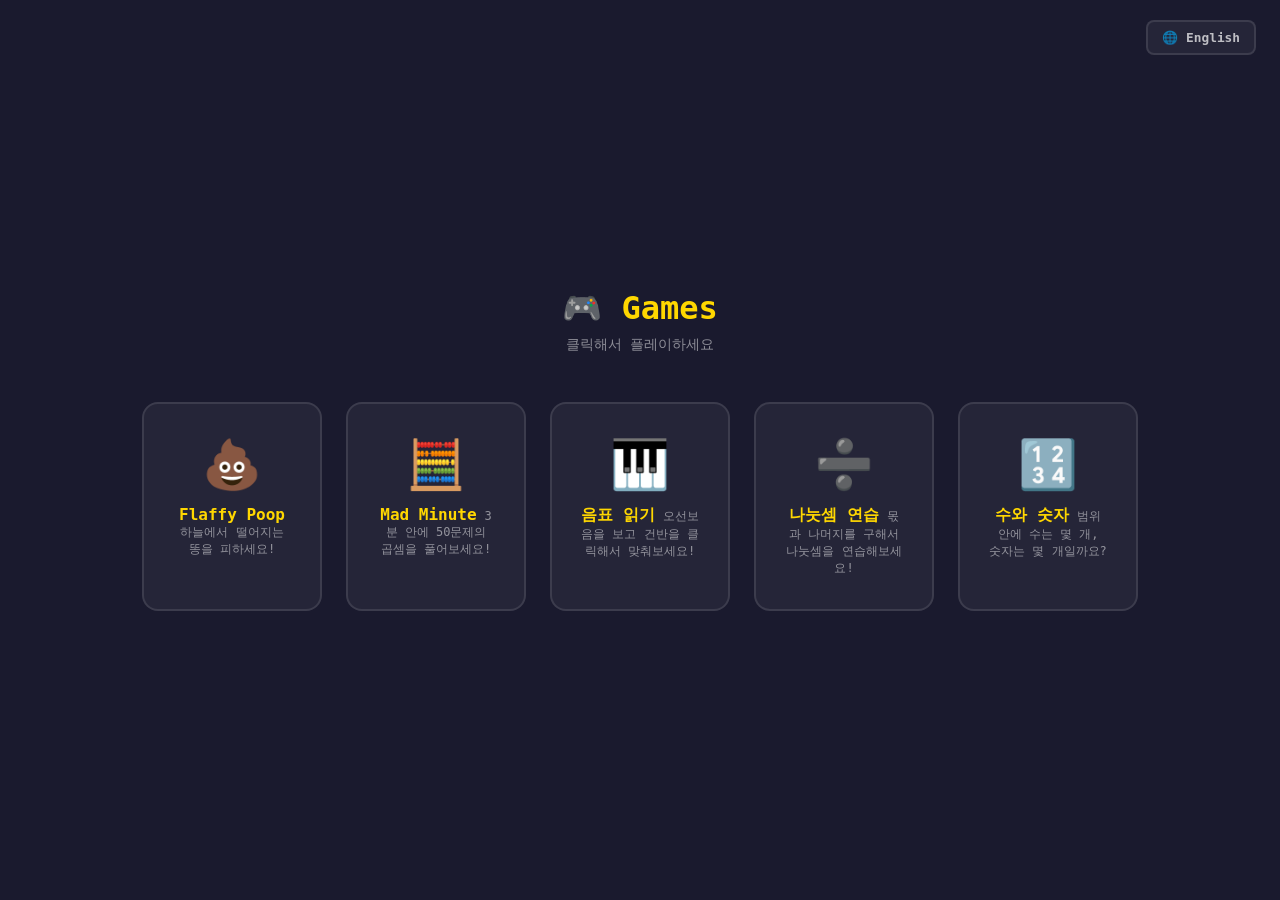
<file: index.html>
<!DOCTYPE html>
<html lang="ko">
<head>
  <meta charset="UTF-8">
  <meta name="viewport" content="width=device-width, initial-scale=1.0">
  <link rel="icon" type="image/svg+xml" href="favicon.svg">
  <title>Games</title>
  <style>
    * { margin: 0; padding: 0; box-sizing: border-box; }
    body {
      background: #1a1a2e;
      color: #fff;
      font-family: monospace;
      min-height: 100vh;
      display: flex;
      flex-direction: column;
      align-items: center;
      justify-content: center;
      padding: 40px 20px;
    }
    h1 { font-size: 2rem; color: #FFD700; margin-bottom: 8px; }
    p  { color: rgba(255,255,255,0.5); margin-bottom: 48px; font-size: 0.9rem; }
    .games { display: flex; flex-wrap: wrap; gap: 24px; justify-content: center; }
    .card {
      background: rgba(255,255,255,0.05);
      border: 2px solid rgba(255,255,255,0.1);
      border-radius: 16px;
      padding: 32px 28px;
      text-align: center;
      text-decoration: none;
      color: #fff;
      width: 180px;
      transition: transform 0.15s, border-color 0.15s;
    }
    .card:hover { transform: translateY(-4px); border-color: #FFD700; }
    .card .icon { font-size: 3rem; display: block; margin-bottom: 12px; }
    .card .name { font-size: 1rem; font-weight: bold; color: #FFD700; }
    .card .desc { font-size: 0.75rem; color: rgba(255,255,255,0.5); margin-top: 6px; }
    .lang-btn {
      position: absolute;
      top: 20px;
      right: 24px;
      padding: 8px 14px;
      font-family: inherit;
      font-size: 0.8rem;
      font-weight: bold;
      color: rgba(255,255,255,0.7);
      background: rgba(255,255,255,0.05);
      border: 2px solid rgba(255,255,255,0.1);
      border-radius: 8px;
      cursor: pointer;
      transition: border-color 0.15s, color 0.15s;
    }
    .lang-btn:hover { border-color: #FFD700; color: #FFD700; }
  </style>
</head>
<body>
  <button id="lang-btn" class="lang-btn" onclick="toggleLang()">🌐 English</button>

  <h1>🎮 Games</h1>
  <p data-i18n="subtitle">클릭해서 플레이하세요</p>
  <div class="games">
    <a class="card" href="flaffy-poop/">
      <span class="icon">💩</span>
      <span class="name" data-i18n="flaffyName">Flaffy Poop</span>
      <span class="desc" data-i18n="flaffyDesc">하늘에서 떨어지는 똥을 피하세요!</span>
    </a>
    <a class="card" href="mad-minute/">
      <span class="icon">🧮</span>
      <span class="name" data-i18n="madName">Mad Minute</span>
      <span class="desc" data-i18n="madDesc">3분 안에 50문제의 곱셈을 풀어보세요!</span>
    </a>
    <a class="card" href="note-reader/">
      <span class="icon">🎹</span>
      <span class="name" data-i18n="noteName">음표 읽기</span>
      <span class="desc" data-i18n="noteDesc">오선보 음을 보고 건반을 클릭해서 맞춰보세요!</span>
    </a>
    <a class="card" href="division-drill/">
      <span class="icon">➗</span>
      <span class="name" data-i18n="divisionName">나눗셈 연습</span>
      <span class="desc" data-i18n="divisionDesc">몫과 나머지를 구해서 나눗셈을 연습해보세요!</span>
    </a>
    <a class="card" href="number-and-digit/">
      <span class="icon">🔢</span>
      <span class="name" data-i18n="numberName">수와 숫자</span>
      <span class="desc" data-i18n="numberDesc">범위 안에 수는 몇 개, 숫자는 몇 개일까요?</span>
    </a>
  </div>

  <script>
    const LANG_KEY = 'siteLang';

    const I18N = {
      ko: {
        subtitle: '클릭해서 플레이하세요',
        flaffyName: 'Flaffy Poop',
        flaffyDesc: '하늘에서 떨어지는 똥을 피하세요!',
        madName: 'Mad Minute',
        madDesc: '3분 안에 50문제의 곱셈을 풀어보세요!',
        noteName: '음표 읽기',
        noteDesc: '오선보 음을 보고 건반을 클릭해서 맞춰보세요!',
        divisionName: '나눗셈 연습',
        divisionDesc: '몫과 나머지를 구해서 나눗셈을 연습해보세요!',
        numberName: '수와 숫자',
        numberDesc: '범위 안에 수는 몇 개, 숫자는 몇 개일까요?',
      },
      en: {
        subtitle: 'Click a game to play',
        flaffyName: 'Flaffy Poop',
        flaffyDesc: 'Dodge the poop falling from the sky!',
        madName: 'Mad Minute',
        madDesc: 'Solve 50 multiplication problems in 3 minutes!',
        noteName: 'Note Reader',
        noteDesc: 'Read the note on the staff and click the right key!',
        divisionName: 'Division Drill',
        divisionDesc: 'Practice division by finding quotients and remainders!',
        numberName: 'Numbers & Digits',
        numberDesc: 'How many numbers, and how many digits, are in the range?',
      },
    };

    let lang = localStorage.getItem(LANG_KEY) === 'en' ? 'en' : 'ko';

    function t(key) {
      return I18N[lang][key] ?? key;
    }

    function toggleLang() {
      lang = lang === 'ko' ? 'en' : 'ko';
      localStorage.setItem(LANG_KEY, lang);
      applyLanguage();
    }

    function applyLanguage() {
      document.documentElement.lang = lang;
      document.querySelectorAll('[data-i18n]').forEach(el => {
        el.textContent = t(el.dataset.i18n);
      });
      document.getElementById('lang-btn').textContent = lang === 'ko' ? '🌐 English' : '🌐 한국어';
    }

    applyLanguage();
  </script>
</body>
</html>
</file>
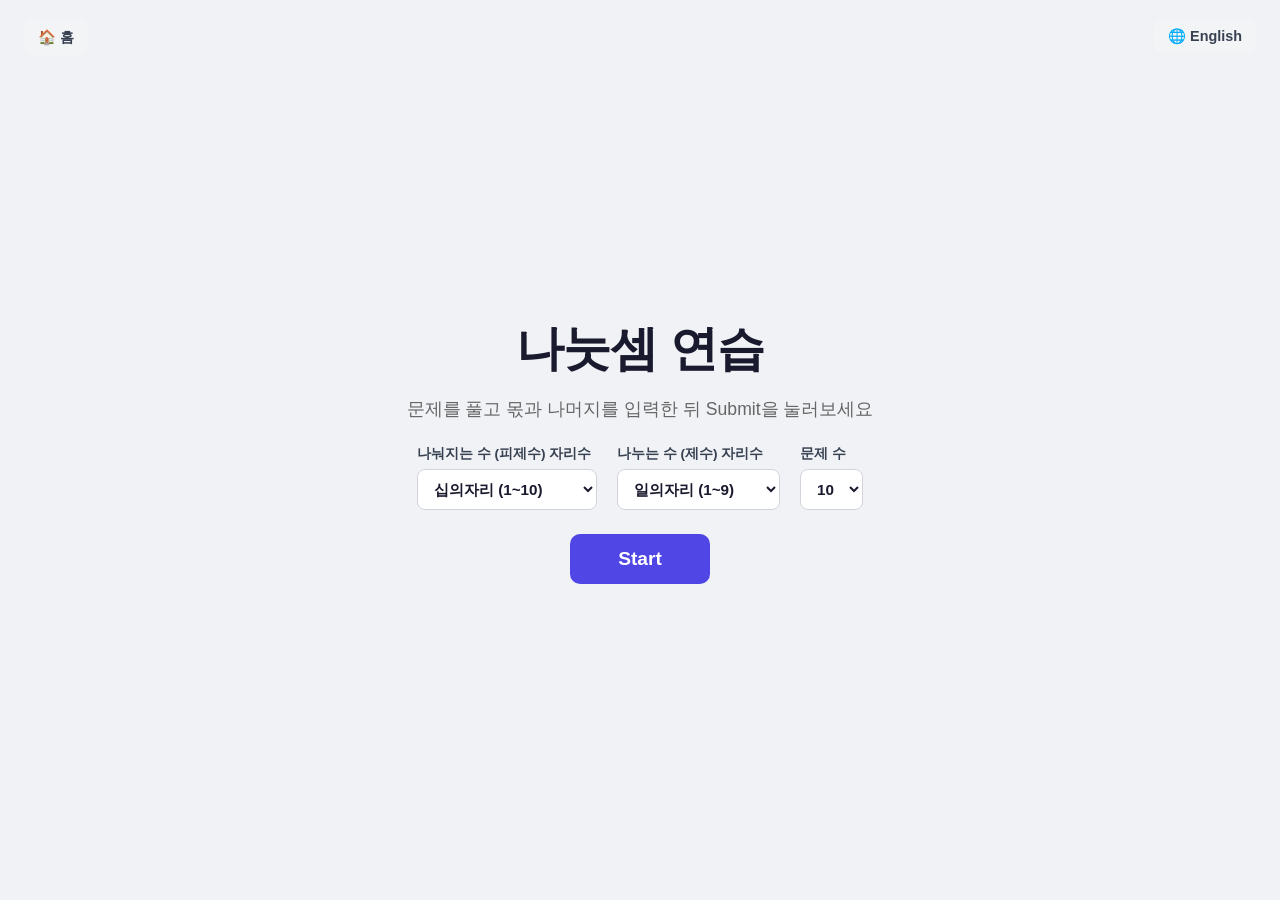
<file: division-drill/index.html>
<!DOCTYPE html>
<html lang="ko">
<head>
  <meta charset="UTF-8">
  <meta name="viewport" content="width=device-width, initial-scale=1.0">
  <link rel="icon" type="image/svg+xml" href="../favicon.svg">
  <title>나눗셈 연습</title>
  <link rel="stylesheet" href="style.css">
</head>
<body>

  <div id="start-screen">
    <a class="home-btn" href="../" data-i18n="home">🏠 홈</a>
    <button id="lang-btn" class="lang-btn" onclick="toggleLang()"></button>
    <h1 data-i18n="title">나눗셈 연습</h1>
    <p data-i18n="subtitle">문제를 풀고 몫과 나머지를 입력한 뒤 Submit을 눌러보세요</p>

    <div class="options">
      <label class="option-group">
        <span data-i18n="dividendLabel">나눠지는 수 (피제수) 자리수</span>
        <select id="dividend-digit">
          <option value="ten" data-i18n="dividendTen" selected>십의자리 (1~10)</option>
          <option value="hundred" data-i18n="dividendHundred">백의자리 (1~100)</option>
          <option value="thousand" data-i18n="dividendThousand">천의자리 (1~1000)</option>
          <option value="tenThousand" data-i18n="dividendTenThousand">만의자리 (1~10000)</option>
        </select>
      </label>

      <label class="option-group">
        <span data-i18n="divisorLabel">나누는 수 (제수) 자리수</span>
        <select id="divisor-digit">
          <option value="one" data-i18n="divisorOne" selected>일의자리 (1~9)</option>
          <option value="ten" data-i18n="divisorTen">십의자리 (1~10)</option>
          <option value="hundred" data-i18n="divisorHundred">백의자리 (1~100)</option>
        </select>
      </label>

      <label class="option-group">
        <span data-i18n="problemCount">문제 수</span>
        <select id="problem-count">
          <option value="5">5</option>
          <option value="10" selected>10</option>
          <option value="20">20</option>
        </select>
      </label>
    </div>

    <button id="start-btn" onclick="startGame()">Start</button>
  </div>

  <div id="game-screen" class="hidden">
    <header id="game-header">
      <div id="elapsed">0:00</div>
      <div id="score" class="hidden">— / —</div>
      <div id="header-actions">
        <a class="home-btn" href="../">🏠</a>
        <button id="lang-btn-game" class="lang-btn" onclick="toggleLang()"></button>
        <button id="submit-btn" onclick="submitAnswers()">Submit</button>
        <button id="reset-btn" class="hidden" onclick="reset()">Reset</button>
      </div>
    </header>

    <main>
      <div id="problem-grid"></div>
      <div id="history-section" class="hidden"></div>
    </main>
  </div>

  <script src="app.js"></script>
</body>
</html>
</file>
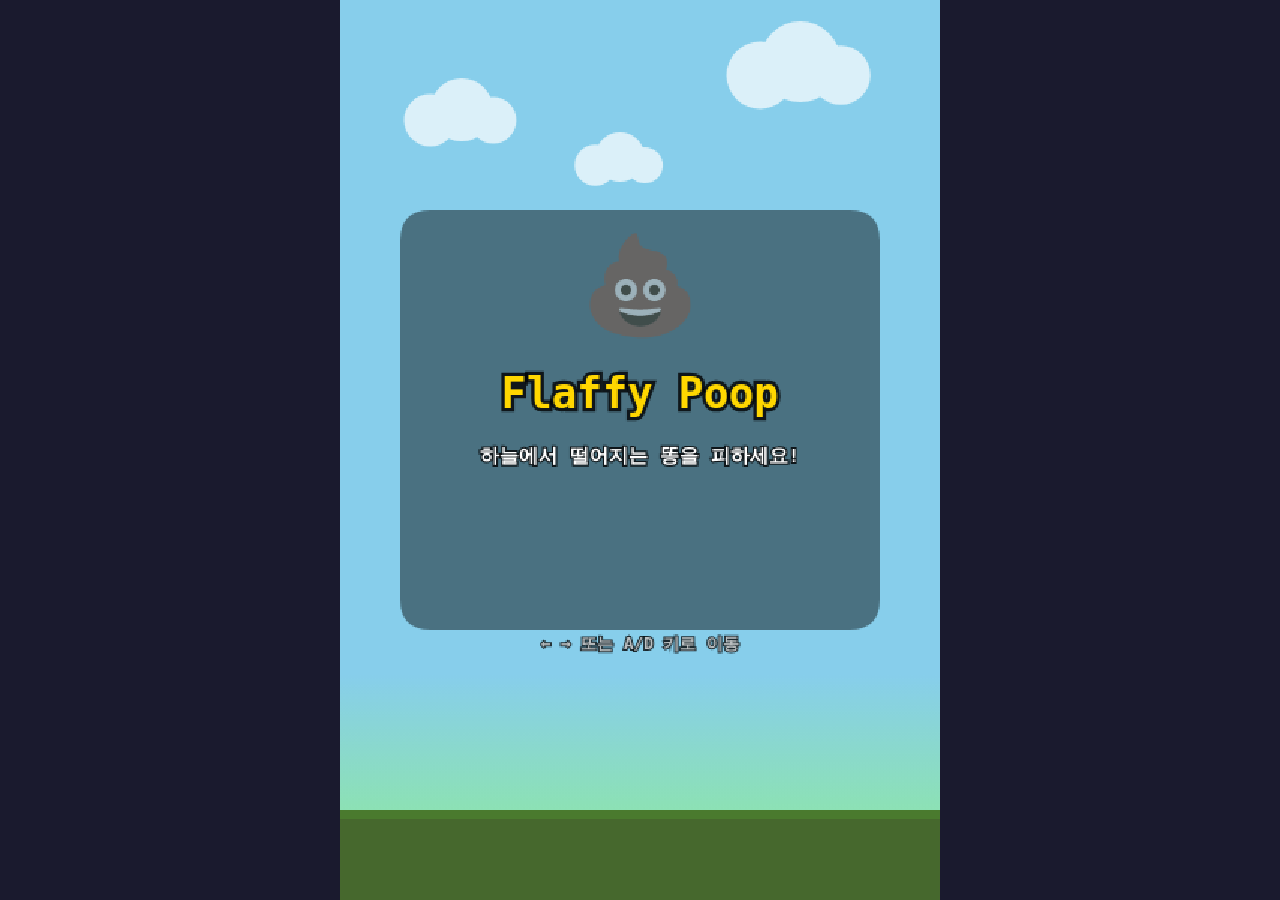
<file: Flaffy Poop/index.html>
<!DOCTYPE html>
<html lang="ko">
<head>
  <meta charset="UTF-8">
  <meta name="viewport" content="width=device-width, initial-scale=1.0, user-scalable=no">
  <meta name="description" content="Flaffy Poop - 하늘에서 떨어지는 똥을 피하세요!">
  <title>Flaffy Poop 💩</title>
  <link rel="stylesheet" href="style.css">
</head>
<body>
<canvas id="game"></canvas>
<script src="game.js"></script>
</body>
</html>
</file>
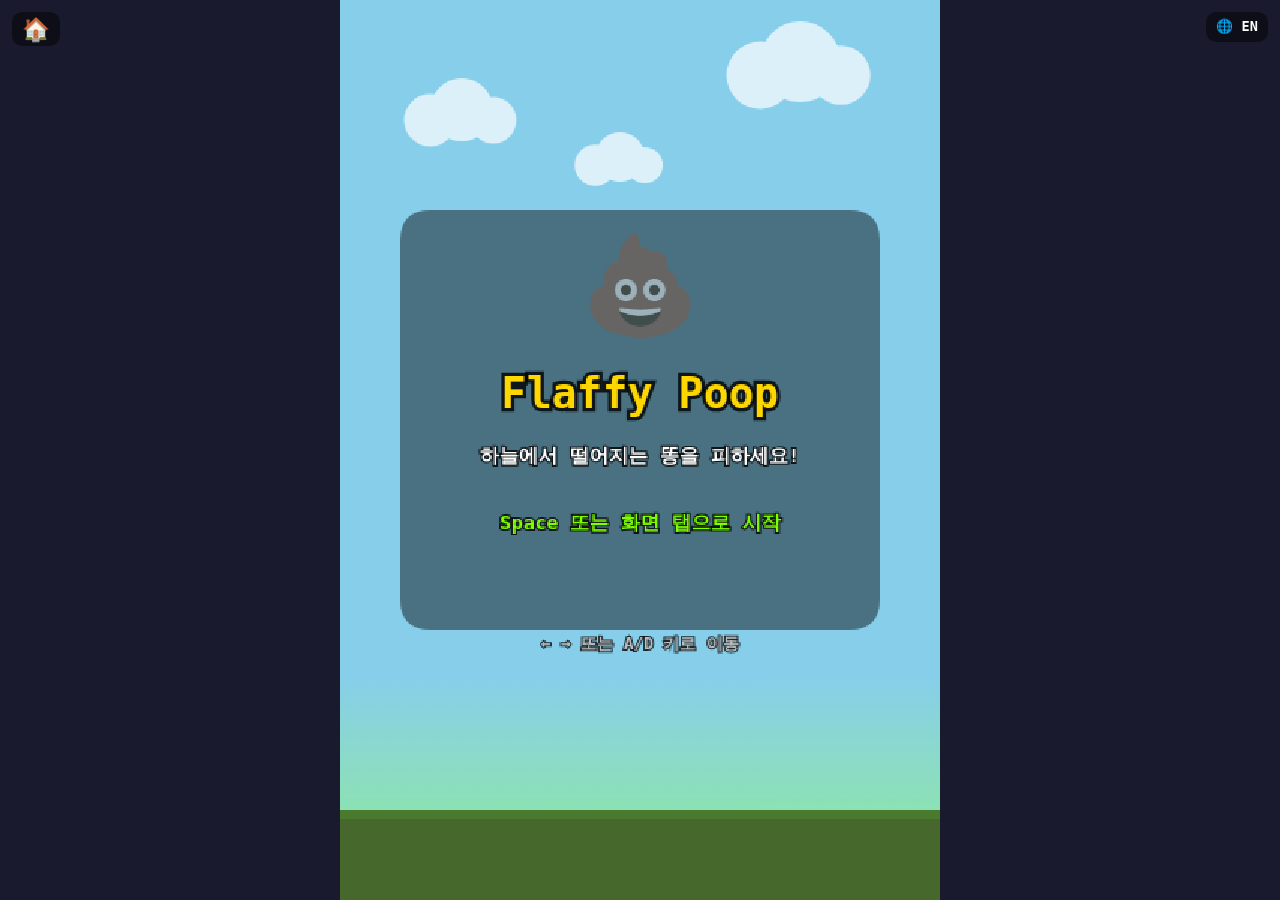
<file: flaffy-poop/index.html>
<!DOCTYPE html>
<html lang="ko">
<head>
  <meta charset="UTF-8">
  <meta name="viewport" content="width=device-width, initial-scale=1.0, user-scalable=no">
  <link rel="icon" type="image/svg+xml" href="../favicon.svg">
  <meta name="description" content="Flaffy Poop - 하늘에서 떨어지는 똥을 피하세요!">
  <title>Flaffy Poop 💩</title>
  <link rel="stylesheet" href="style.css">
</head>
<body>
<canvas id="game"></canvas>
<a class="home-btn" href="../">🏠</a>
<button id="lang-btn" class="lang-btn"></button>
<script src="game.js"></script>
</body>
</html>
</file>
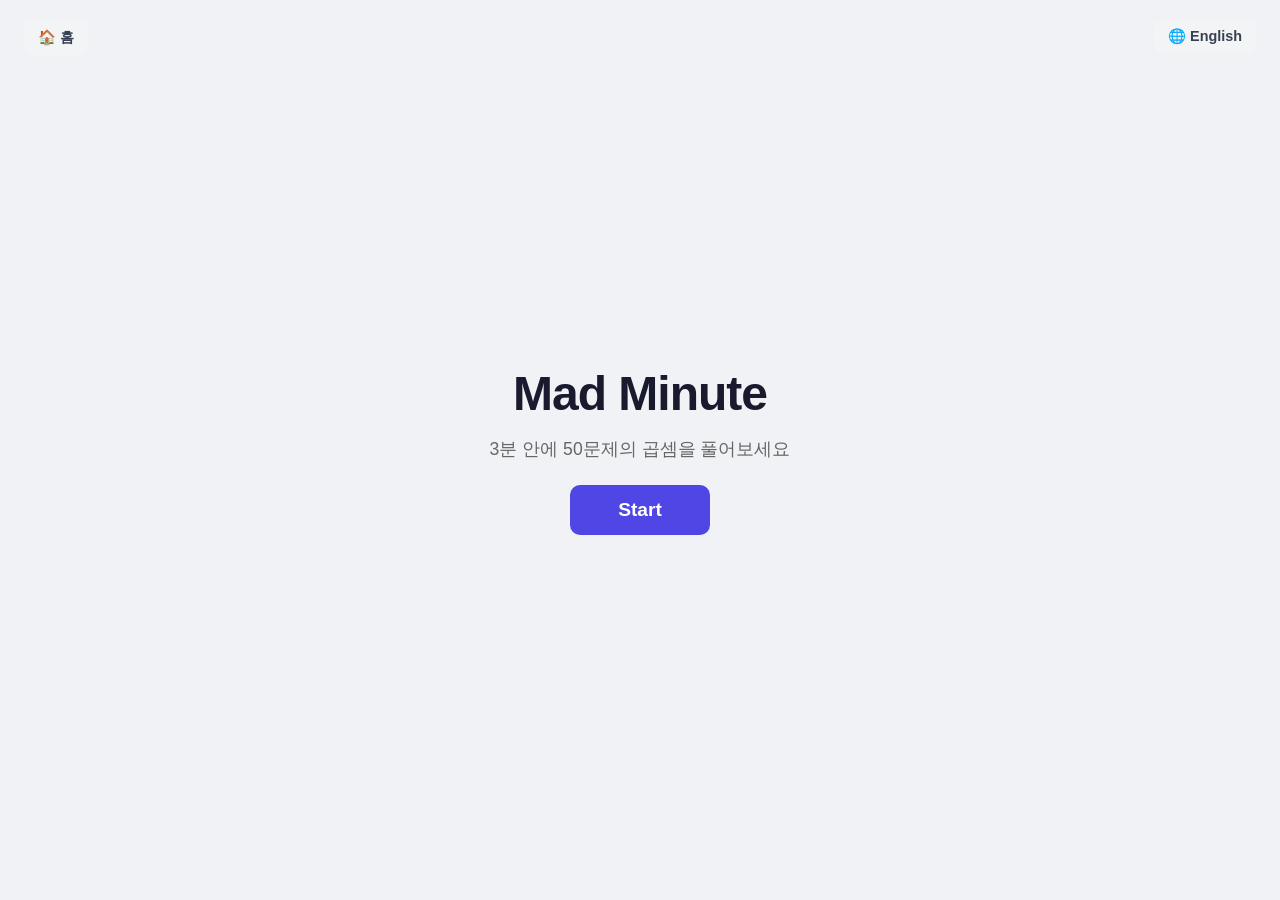
<file: mad-minute/index.html>
<!DOCTYPE html>
<html lang="ko">
<head>
  <meta charset="UTF-8">
  <meta name="viewport" content="width=device-width, initial-scale=1.0">
  <link rel="icon" type="image/svg+xml" href="../favicon.svg">
  <title>Mad Minute</title>
  <link rel="stylesheet" href="style.css">
</head>
<body>

  <div id="start-screen">
    <a class="home-btn" href="../" data-i18n="home">🏠 홈</a>
    <button id="lang-btn" class="lang-btn" onclick="toggleLang()"></button>
    <h1>Mad Minute</h1>
    <p data-i18n="subtitle">3분 안에 50문제의 곱셈을 풀어보세요</p>
    <button id="start-btn" onclick="startGame()">Start</button>
  </div>

  <div id="game-screen" class="hidden">
    <header id="game-header">
      <div id="timer">3:00</div>
      <div id="score" class="hidden">— / 50</div>
      <div id="header-actions">
        <a class="home-btn" href="../">🏠</a>
        <button id="lang-btn-game" class="lang-btn" onclick="toggleLang()"></button>
        <button id="submit-btn" onclick="submitAnswers()">Submit</button>
        <button id="reset-btn" class="hidden" onclick="reset()">Reset</button>
      </div>
    </header>

    <main>
      <div id="problem-grid"></div>
      <div id="history-section" class="hidden"></div>
    </main>
  </div>

  <script src="app.js"></script>
</body>
</html>
</file>
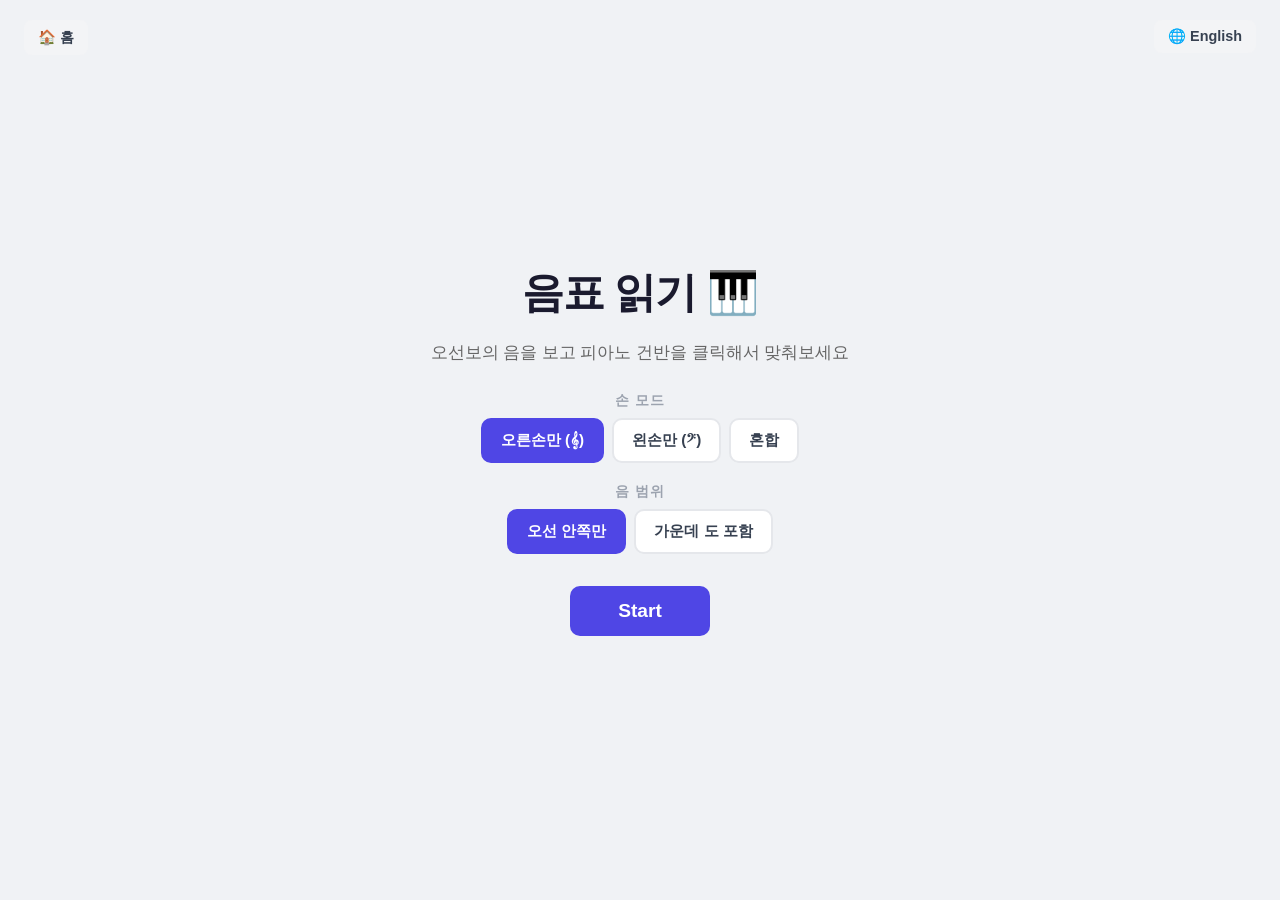
<file: note-reader/index.html>
<!DOCTYPE html>
<html lang="ko">
<head>
  <meta charset="UTF-8">
  <meta name="viewport" content="width=device-width, initial-scale=1.0">
  <link rel="icon" type="image/svg+xml" href="../favicon.svg">
  <meta name="description" content="음표 읽기 - 오선보 음을 보고 피아노 건반을 클릭해서 맞춰보세요!">
  <title>음표 읽기 🎹</title>
  <link rel="stylesheet" href="style.css">
</head>
<body>

  <div id="start-screen">
    <a class="home-btn" href="../" data-i18n="home">🏠 홈</a>
    <button id="lang-btn" class="lang-btn"></button>
    <h1 data-i18n="title">음표 읽기 🎹</h1>
    <p data-i18n="subtitle">오선보의 음을 보고 피아노 건반을 클릭해서 맞춰보세요</p>

    <div class="option-group">
      <div class="option-label" data-i18n="handMode">손 모드</div>
      <div class="option-buttons" id="hand-mode-group">
        <button class="option-btn selected" data-value="right" data-i18n="rightOnly">오른손만 (𝄞)</button>
        <button class="option-btn" data-value="left" data-i18n="leftOnly">왼손만 (𝄢)</button>
        <button class="option-btn" data-value="mixed" data-i18n="mixed">혼합</button>
      </div>
    </div>

    <div class="option-group">
      <div class="option-label" data-i18n="noteRange">음 범위</div>
      <div class="option-buttons" id="range-mode-group">
        <button class="option-btn selected" data-value="staff" data-i18n="staffOnly">오선 안쪽만</button>
        <button class="option-btn" data-value="extended" data-i18n="extended">가운데 도 포함</button>
      </div>
    </div>

    <button id="start-btn">Start</button>

    <div id="best-streak-display" class="hidden"><span data-i18n="bestStreak">최고 연속 정답:</span> <span id="best-streak-value">0</span></div>
  </div>

  <div id="game-screen" class="hidden">
    <header id="game-header">
      <div id="stats">
        <span id="streak-display">🔥 0</span>
        <span id="accuracy-display">0 / 0</span>
      </div>
      <div id="header-actions">
        <a class="home-btn" href="../">🏠</a>
        <button id="lang-btn-game" class="lang-btn"></button>
        <button id="settings-btn" data-i18n="settings">설정</button>
      </div>
    </header>

    <main id="play-area">
      <div id="staff-container"></div>
      <div id="keyboard"></div>
    </main>
  </div>

  <script src="app.js"></script>
</body>
</html>
</file>
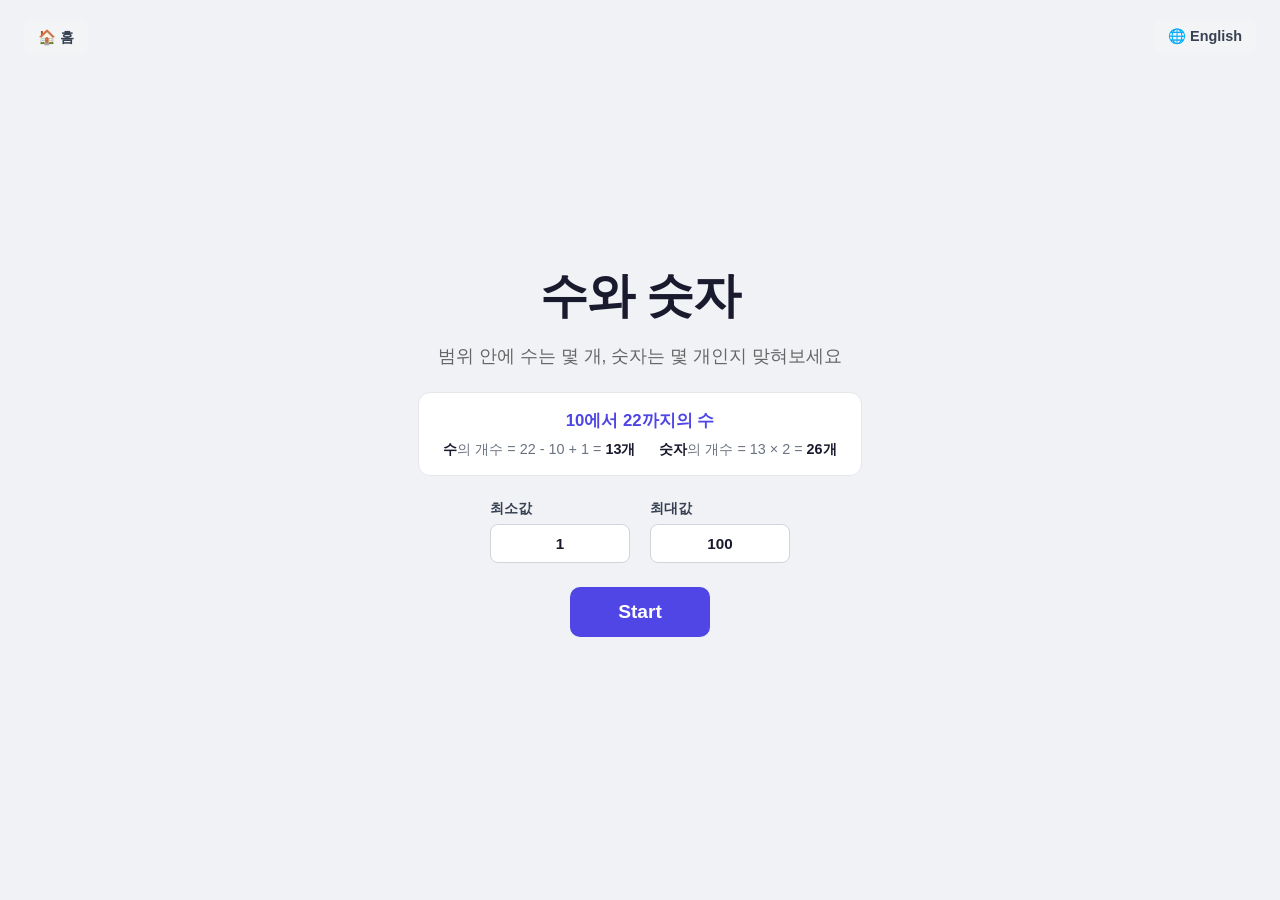
<file: number-and-digit/index.html>
<!DOCTYPE html>
<html lang="ko">
<head>
  <meta charset="UTF-8">
  <meta name="viewport" content="width=device-width, initial-scale=1.0">
  <link rel="icon" type="image/svg+xml" href="../favicon.svg">
  <title>수와 숫자</title>
  <link rel="stylesheet" href="style.css">
</head>
<body>

  <div id="start-screen">
    <a class="home-btn" href="../" data-i18n="home">🏠 홈</a>
    <button id="lang-btn" class="lang-btn" onclick="toggleLang()"></button>
    <h1 data-i18n="title">수와 숫자</h1>
    <p data-i18n="subtitle">범위 안에 수는 몇 개, 숫자는 몇 개인지 맞혀보세요</p>

    <div class="explain-box">
      <div class="explain-row"><span class="explain-q" data-i18n="explainQuestion">10에서 22까지의 수</span></div>
      <div class="explain-row">
        <span class="explain-item" data-i18n-html="explainNumbers"><b>수</b>의 개수 = 22 - 10 + 1 = <b>13개</b></span>
        <span class="explain-item" data-i18n-html="explainDigits"><b>숫자</b>의 개수 = 13 × 2 = <b>26개</b></span>
      </div>
    </div>

    <div class="options">
      <label class="option-group">
        <span data-i18n="minLabel">최소값</span>
        <input type="number" id="range-min" value="1" min="1" max="9999" inputmode="numeric" autocomplete="off">
      </label>

      <label class="option-group">
        <span data-i18n="maxLabel">최대값</span>
        <input type="number" id="range-max" value="100" min="1" max="9999" inputmode="numeric" autocomplete="off">
      </label>
    </div>

    <div id="range-error" class="hidden"></div>

    <button id="start-btn" onclick="startGame()">Start</button>
  </div>

  <div id="game-screen" class="hidden">
    <header id="game-header">
      <div id="elapsed">0:00</div>
      <div id="range-label"></div>
      <div id="score" class="hidden">— / —</div>
      <div id="header-actions">
        <a class="home-btn" href="../">🏠</a>
        <button id="lang-btn-game" class="lang-btn" onclick="toggleLang()"></button>
        <button id="submit-btn" onclick="submitAnswers()">Submit</button>
        <button id="reset-btn" class="hidden" onclick="reset()">Reset</button>
      </div>
    </header>

    <main>
      <div id="problem-grid"></div>
      <div id="history-section" class="hidden"></div>
    </main>
  </div>

  <script src="app.js"></script>
</body>
</html>
</file>
<file: division-drill/style.css>
* {
  box-sizing: border-box;
  margin: 0;
  padding: 0;
}

body {
  font-family: 'Segoe UI', Tahoma, Geneva, Verdana, sans-serif;
  background: #f0f2f5;
  min-height: 100vh;
  color: #1a1a2e;
}

.hidden {
  display: none !important;
}

/* ── START SCREEN ── */

#start-screen {
  position: relative;
  display: flex;
  flex-direction: column;
  align-items: center;
  justify-content: center;
  min-height: 100vh;
  gap: 16px;
  padding: 40px 20px;
}

#start-screen h1 {
  font-size: 3rem;
  font-weight: 800;
  letter-spacing: -1px;
  color: #1a1a2e;
}

#start-screen p {
  font-size: 1.1rem;
  color: #666;
  margin-bottom: 8px;
}

.options {
  display: flex;
  flex-wrap: wrap;
  gap: 20px;
  justify-content: center;
  margin-bottom: 8px;
}

.option-group {
  display: flex;
  flex-direction: column;
  gap: 6px;
  font-size: 0.85rem;
  font-weight: 700;
  color: #374151;
}

.option-group select {
  padding: 10px 12px;
  font-size: 0.95rem;
  font-weight: 600;
  color: #1a1a2e;
  background: #fff;
  border: 1.5px solid #d1d5db;
  border-radius: 8px;
  outline: none;
  cursor: pointer;
}

.option-group select:focus {
  border-color: #4f46e5;
}

#start-btn {
  padding: 14px 48px;
  font-size: 1.2rem;
  font-weight: 700;
  background: #4f46e5;
  color: #fff;
  border: none;
  border-radius: 10px;
  cursor: pointer;
  transition: background 0.15s, transform 0.1s;
}

#start-btn:hover {
  background: #4338ca;
  transform: translateY(-1px);
}

#start-btn:active {
  transform: translateY(0);
}

/* ── GAME SCREEN ── */

#game-screen {
  display: flex;
  flex-direction: column;
  min-height: 100vh;
}

/* ── HEADER ── */

#game-header {
  position: sticky;
  top: 0;
  z-index: 10;
  display: flex;
  align-items: center;
  justify-content: space-between;
  padding: 14px 32px;
  background: #fff;
  border-bottom: 1px solid #e5e7eb;
  box-shadow: 0 1px 4px rgba(0, 0, 0, 0.06);
}

#elapsed {
  font-size: 2rem;
  font-weight: 800;
  font-variant-numeric: tabular-nums;
  color: #1a1a2e;
  min-width: 90px;
}

#score {
  font-size: 1.5rem;
  font-weight: 700;
  color: #4f46e5;
}

#header-actions {
  display: flex;
  gap: 10px;
}

.home-btn {
  padding: 10px 16px;
  font-size: 0.95rem;
  font-weight: 700;
  background: #f3f4f6;
  color: #374151;
  border: none;
  border-radius: 8px;
  cursor: pointer;
  text-decoration: none;
  transition: background 0.15s, transform 0.1s;
  display: inline-flex;
  align-items: center;
  gap: 6px;
}

.home-btn:hover {
  background: #e5e7eb;
  transform: translateY(-1px);
}

#start-screen .home-btn {
  position: absolute;
  top: 20px;
  left: 24px;
  font-size: 0.9rem;
  padding: 8px 14px;
}

#submit-btn,
#reset-btn {
  padding: 10px 28px;
  font-size: 1rem;
  font-weight: 700;
  border: none;
  border-radius: 8px;
  cursor: pointer;
  transition: background 0.15s, transform 0.1s;
}

#submit-btn {
  background: #4f46e5;
  color: #fff;
}

#submit-btn:hover {
  background: #4338ca;
  transform: translateY(-1px);
}

#reset-btn {
  background: #e5e7eb;
  color: #374151;
}

#reset-btn:hover {
  background: #d1d5db;
  transform: translateY(-1px);
}

/* ── PROBLEM GRID ── */

main {
  flex: 1;
  padding: 24px 32px 48px;
}

#problem-grid {
  display: grid;
  grid-template-columns: repeat(auto-fit, minmax(200px, 1fr));
  gap: 14px;
}

.problem-card {
  background: #fff;
  border: 2px solid #e5e7eb;
  border-radius: 12px;
  padding: 16px 14px;
  display: flex;
  flex-direction: column;
  align-items: center;
  gap: 10px;
  transition: border-color 0.2s, background 0.2s;
}

.problem-card.correct {
  background: #f0fdf4;
  border-color: #22c55e;
}

.problem-card.wrong {
  background: #fef2f2;
  border-color: #ef4444;
}

.problem-num {
  align-self: flex-start;
  font-size: 0.8rem;
  color: #9ca3af;
  font-weight: 700;
}

/* ── LONG DIVISION BRACKET ── */

.long-division {
  display: flex;
  align-items: flex-end;
  gap: 6px;
}

.long-division .divisor {
  font-size: 1.4rem;
  font-weight: 800;
  color: #1a1a2e;
  padding-bottom: 4px;
}

.long-division .bracket {
  border-left: 3px solid #1a1a2e;
  border-top: 3px solid #1a1a2e;
  border-top-left-radius: 14px;
  padding: 2px 12px 0 10px;
}

.long-division .dividend {
  font-size: 1.4rem;
  font-weight: 800;
  color: #1a1a2e;
}

.problem-card.correct .divisor,
.problem-card.correct .dividend,
.problem-card.correct .bracket {
  color: #15803d;
  border-color: #22c55e;
}

.problem-card.wrong .divisor,
.problem-card.wrong .dividend,
.problem-card.wrong .bracket {
  color: #b91c1c;
  border-color: #ef4444;
}

/* ── ANSWER INPUTS ── */

.answer-row {
  display: flex;
  gap: 10px;
}

.answer-field {
  display: flex;
  align-items: center;
  gap: 4px;
  font-size: 0.75rem;
  font-weight: 700;
  color: #6b7280;
}

.answer-input {
  width: 48px;
  padding: 4px 6px;
  font-size: 0.9rem;
  font-weight: 700;
  text-align: center;
  border: 1.5px solid #d1d5db;
  border-radius: 6px;
  outline: none;
  color: #1a1a2e;
  background: #f9fafb;
  transition: border-color 0.15s;
  -moz-appearance: textfield;
}

.answer-input::-webkit-outer-spin-button,
.answer-input::-webkit-inner-spin-button {
  -webkit-appearance: none;
}

.answer-input:focus {
  border-color: #4f46e5;
  background: #fff;
}

.answer-input:disabled {
  background: transparent;
  border-color: transparent;
  cursor: default;
  color: inherit;
}

.problem-card.correct .answer-input {
  color: #15803d;
}

.problem-card.wrong .answer-input {
  color: #b91c1c;
}

.correct-answer {
  font-size: 0.78rem;
  font-weight: 700;
  color: #b91c1c;
}

/* ── HISTORY ── */

#history-section {
  margin-top: 48px;
  padding-bottom: 48px;
}

.history-title {
  font-size: 0.85rem;
  font-weight: 700;
  text-transform: uppercase;
  letter-spacing: 0.08em;
  color: #9ca3af;
  margin-bottom: 12px;
}

.history-table {
  width: 100%;
  border-collapse: collapse;
  font-size: 0.95rem;
}

.history-table thead th {
  text-align: left;
  padding: 6px 12px;
  font-size: 0.8rem;
  font-weight: 600;
  color: #9ca3af;
  border-bottom: 1px solid #e5e7eb;
}

.history-table tbody tr {
  border-bottom: 1px solid #f3f4f6;
  transition: background 0.1s;
}

.history-table tbody tr:hover {
  background: #f9fafb;
}

.history-table td {
  padding: 10px 12px;
  color: #374151;
}

.history-star {
  width: 28px;
  color: #f59e0b;
  font-size: 1rem;
}

.history-score {
  font-weight: 700;
  font-variant-numeric: tabular-nums;
}

.history-time {
  color: #6b7280;
  font-variant-numeric: tabular-nums;
}

.history-table tr.history-best td {
  color: #92400e;
  background: #fffbeb;
}

.history-table tr.history-best:hover td {
  background: #fef3c7;
}

.history-table tr.history-current td {
  font-weight: 700;
}

.history-table tr.history-best.history-current td {
  background: #fef3c7;
}

/* ── LANGUAGE TOGGLE ── */

.lang-btn {
  padding: 10px 16px;
  font-family: inherit;
  font-size: 0.95rem;
  font-weight: 700;
  background: #f3f4f6;
  color: #374151;
  border: none;
  border-radius: 8px;
  cursor: pointer;
  transition: background 0.15s, transform 0.1s;
}

.lang-btn:hover {
  background: #e5e7eb;
  transform: translateY(-1px);
}

#start-screen .lang-btn {
  position: absolute;
  top: 20px;
  right: 24px;
  font-size: 0.9rem;
  padding: 8px 14px;
}
</file>
<file: Flaffy Poop/style.css>
* { margin: 0; padding: 0; box-sizing: border-box; }
body {
  background: #1a1a2e;
  display: flex;
  flex-direction: column;
  align-items: center;
  justify-content: center;
  min-height: 100vh;
  font-family: monospace;
  overflow: hidden;
  touch-action: none;
}
canvas {
  display: block;
  max-width: 100vw;
  max-height: 100vh;
  image-rendering: pixelated;
}
</file>
<file: flaffy-poop/style.css>
* { margin: 0; padding: 0; box-sizing: border-box; }
body {
  background: #1a1a2e;
  display: flex;
  flex-direction: column;
  align-items: center;
  justify-content: center;
  min-height: 100vh;
  font-family: monospace;
  overflow: hidden;
  touch-action: none;
}
canvas {
  display: block;
  max-width: 100vw;
  max-height: 100vh;
  image-rendering: pixelated;
}
.home-btn {
  position: fixed;
  top: 12px;
  left: 12px;
  font-size: 1.4rem;
  background: rgba(0, 0, 0, 0.45);
  border-radius: 10px;
  padding: 6px 10px;
  text-decoration: none;
  line-height: 1;
  transition: background 0.15s;
  z-index: 100;
}
.home-btn:hover { background: rgba(0, 0, 0, 0.7); }

.lang-btn {
  position: fixed;
  top: 12px;
  right: 12px;
  font-family: inherit;
  font-size: 0.85rem;
  font-weight: bold;
  color: #fff;
  background: rgba(0, 0, 0, 0.45);
  border: none;
  border-radius: 10px;
  padding: 8px 10px;
  line-height: 1;
  cursor: pointer;
  transition: background 0.15s;
  z-index: 100;
}
.lang-btn:hover { background: rgba(0, 0, 0, 0.7); }
</file>
<file: mad-minute/style.css>
* {
  box-sizing: border-box;
  margin: 0;
  padding: 0;
}

body {
  font-family: 'Segoe UI', Tahoma, Geneva, Verdana, sans-serif;
  background: #f0f2f5;
  min-height: 100vh;
  color: #1a1a2e;
}

.hidden {
  display: none !important;
}

/* ── START SCREEN ── */

#start-screen {
  position: relative;
  display: flex;
  flex-direction: column;
  align-items: center;
  justify-content: center;
  min-height: 100vh;
  gap: 16px;
}

#start-screen h1 {
  font-size: 3rem;
  font-weight: 800;
  letter-spacing: -1px;
  color: #1a1a2e;
}

#start-screen p {
  font-size: 1.1rem;
  color: #666;
  margin-bottom: 8px;
}

#start-btn {
  padding: 14px 48px;
  font-size: 1.2rem;
  font-weight: 700;
  background: #4f46e5;
  color: #fff;
  border: none;
  border-radius: 10px;
  cursor: pointer;
  transition: background 0.15s, transform 0.1s;
}

#start-btn:hover {
  background: #4338ca;
  transform: translateY(-1px);
}

#start-btn:active {
  transform: translateY(0);
}

/* ── GAME SCREEN ── */

#game-screen {
  display: flex;
  flex-direction: column;
  min-height: 100vh;
}

/* ── HEADER ── */

#game-header {
  position: sticky;
  top: 0;
  z-index: 10;
  display: flex;
  align-items: center;
  justify-content: space-between;
  padding: 14px 32px;
  background: #fff;
  border-bottom: 1px solid #e5e7eb;
  box-shadow: 0 1px 4px rgba(0, 0, 0, 0.06);
}

#timer {
  font-size: 2rem;
  font-weight: 800;
  font-variant-numeric: tabular-nums;
  color: #1a1a2e;
  min-width: 90px;
  transition: color 0.3s;
}

#timer.warning {
  color: #dc2626;
}

#score {
  font-size: 1.5rem;
  font-weight: 700;
  color: #4f46e5;
}

#header-actions {
  display: flex;
  gap: 10px;
}

.home-btn {
  padding: 10px 16px;
  font-size: 0.95rem;
  font-weight: 700;
  background: #f3f4f6;
  color: #374151;
  border: none;
  border-radius: 8px;
  cursor: pointer;
  text-decoration: none;
  transition: background 0.15s, transform 0.1s;
  display: inline-flex;
  align-items: center;
  gap: 6px;
}

.home-btn:hover {
  background: #e5e7eb;
  transform: translateY(-1px);
}

#start-screen .home-btn {
  position: absolute;
  top: 20px;
  left: 24px;
  font-size: 0.9rem;
  padding: 8px 14px;
}

#submit-btn,
#reset-btn {
  padding: 10px 28px;
  font-size: 1rem;
  font-weight: 700;
  border: none;
  border-radius: 8px;
  cursor: pointer;
  transition: background 0.15s, transform 0.1s;
}

#submit-btn {
  background: #4f46e5;
  color: #fff;
}

#submit-btn:hover {
  background: #4338ca;
  transform: translateY(-1px);
}

#reset-btn {
  background: #e5e7eb;
  color: #374151;
}

#reset-btn:hover {
  background: #d1d5db;
  transform: translateY(-1px);
}

/* ── PROBLEM GRID ── */

main {
  flex: 1;
  padding: 24px 32px 48px;
}

#problem-grid {
  display: grid;
  grid-template-columns: repeat(5, 1fr);
  gap: 10px;
}

.problem-card {
  background: #fff;
  border: 2px solid #e5e7eb;
  border-radius: 10px;
  padding: 12px 10px;
  display: flex;
  align-items: center;
  gap: 6px;
  transition: border-color 0.2s, background 0.2s;
}

.problem-card.correct {
  background: #f0fdf4;
  border-color: #22c55e;
}

.problem-card.wrong {
  background: #fef2f2;
  border-color: #ef4444;
}

.problem-num {
  font-size: 0.85rem;
  color: #9ca3af;
  font-weight: 600;
  min-width: 18px;
}

.problem-text {
  font-size: 0.9rem;
  font-weight: 600;
  white-space: nowrap;
  flex: 1;
  color: #1a1a2e;
}

.answer-input {
  width: 56px;
  padding: 4px 6px;
  font-size: 0.9rem;
  font-weight: 700;
  text-align: center;
  border: 1.5px solid #d1d5db;
  border-radius: 6px;
  outline: none;
  color: #1a1a2e;
  background: #f9fafb;
  transition: border-color 0.15s;
  -moz-appearance: textfield;
}

.answer-input::-webkit-outer-spin-button,
.answer-input::-webkit-inner-spin-button {
  -webkit-appearance: none;
}

.answer-input:focus {
  border-color: #4f46e5;
  background: #fff;
}

.answer-input:disabled {
  background: transparent;
  border-color: transparent;
  cursor: default;
  color: inherit;
}

.problem-card.correct .answer-input {
  color: #15803d;
}

.problem-card.wrong .answer-input {
  color: #b91c1c;
}

/* ── HISTORY ── */

#history-section {
  margin-top: 48px;
  padding-bottom: 48px;
}

.history-title {
  font-size: 0.85rem;
  font-weight: 700;
  text-transform: uppercase;
  letter-spacing: 0.08em;
  color: #9ca3af;
  margin-bottom: 12px;
}

.history-table {
  width: 100%;
  border-collapse: collapse;
  font-size: 0.95rem;
}

.history-table thead th {
  text-align: left;
  padding: 6px 12px;
  font-size: 0.8rem;
  font-weight: 600;
  color: #9ca3af;
  border-bottom: 1px solid #e5e7eb;
}

.history-table tbody tr {
  border-bottom: 1px solid #f3f4f6;
  transition: background 0.1s;
}

.history-table tbody tr:hover {
  background: #f9fafb;
}

.history-table td {
  padding: 10px 12px;
  color: #374151;
}

.history-star {
  width: 28px;
  color: #f59e0b;
  font-size: 1rem;
}

.history-score {
  font-weight: 700;
  font-variant-numeric: tabular-nums;
}

.history-time {
  color: #6b7280;
  font-variant-numeric: tabular-nums;
}

.history-table tr.history-best td {
  color: #92400e;
  background: #fffbeb;
}

.history-table tr.history-best:hover td {
  background: #fef3c7;
}

.history-table tr.history-current td {
  font-weight: 700;
}

.history-table tr.history-best.history-current td {
  background: #fef3c7;
}

/* ── LANGUAGE TOGGLE ── */

.lang-btn {
  padding: 10px 16px;
  font-family: inherit;
  font-size: 0.95rem;
  font-weight: 700;
  background: #f3f4f6;
  color: #374151;
  border: none;
  border-radius: 8px;
  cursor: pointer;
  transition: background 0.15s, transform 0.1s;
}

.lang-btn:hover {
  background: #e5e7eb;
  transform: translateY(-1px);
}

#start-screen .lang-btn {
  position: absolute;
  top: 20px;
  right: 24px;
  font-size: 0.9rem;
  padding: 8px 14px;
}
</file>
<file: note-reader/style.css>
* {
  box-sizing: border-box;
  margin: 0;
  padding: 0;
}

body {
  font-family: 'Segoe UI', Tahoma, Geneva, Verdana, sans-serif;
  background: #f0f2f5;
  min-height: 100vh;
  color: #1a1a2e;
}

.hidden {
  display: none !important;
}

/* ── SHARED ── */

.home-btn {
  padding: 10px 16px;
  font-size: 0.95rem;
  font-weight: 700;
  background: #f3f4f6;
  color: #374151;
  border: none;
  border-radius: 8px;
  cursor: pointer;
  text-decoration: none;
  transition: background 0.15s, transform 0.1s;
  display: inline-flex;
  align-items: center;
  gap: 6px;
}

.home-btn:hover {
  background: #e5e7eb;
  transform: translateY(-1px);
}

/* ── START SCREEN ── */

#start-screen {
  position: relative;
  display: flex;
  flex-direction: column;
  align-items: center;
  justify-content: center;
  min-height: 100vh;
  gap: 20px;
  padding: 40px 20px;
}

#start-screen .home-btn {
  position: absolute;
  top: 20px;
  left: 24px;
  font-size: 0.9rem;
  padding: 8px 14px;
}

#start-screen h1 {
  font-size: 2.6rem;
  font-weight: 800;
  letter-spacing: -1px;
}

#start-screen p {
  font-size: 1.05rem;
  color: #666;
  margin-bottom: 8px;
  text-align: center;
}

.option-group {
  display: flex;
  flex-direction: column;
  align-items: center;
  gap: 8px;
}

.option-label {
  font-size: 0.85rem;
  font-weight: 700;
  text-transform: uppercase;
  letter-spacing: 0.06em;
  color: #9ca3af;
}

.option-buttons {
  display: flex;
  gap: 8px;
}

.option-btn {
  padding: 10px 18px;
  font-size: 0.95rem;
  font-weight: 600;
  background: #fff;
  color: #374151;
  border: 2px solid #e5e7eb;
  border-radius: 10px;
  cursor: pointer;
  transition: border-color 0.15s, background 0.15s, color 0.15s;
}

.option-btn:hover {
  border-color: #c7d2fe;
}

.option-btn.selected {
  background: #4f46e5;
  border-color: #4f46e5;
  color: #fff;
}

#start-btn {
  margin-top: 12px;
  padding: 14px 48px;
  font-size: 1.2rem;
  font-weight: 700;
  background: #4f46e5;
  color: #fff;
  border: none;
  border-radius: 10px;
  cursor: pointer;
  transition: background 0.15s, transform 0.1s;
}

#start-btn:hover {
  background: #4338ca;
  transform: translateY(-1px);
}

#best-streak-display {
  font-size: 0.95rem;
  font-weight: 600;
  color: #b45309;
}

/* ── GAME SCREEN ── */

#game-screen {
  display: flex;
  flex-direction: column;
  min-height: 100vh;
}

#game-header {
  position: sticky;
  top: 0;
  z-index: 10;
  display: flex;
  align-items: center;
  justify-content: space-between;
  padding: 14px 32px;
  background: #fff;
  border-bottom: 1px solid #e5e7eb;
  box-shadow: 0 1px 4px rgba(0, 0, 0, 0.06);
}

#stats {
  display: flex;
  align-items: center;
  gap: 20px;
}

#streak-display {
  font-size: 1.4rem;
  font-weight: 800;
  color: #ea580c;
}

#accuracy-display {
  font-size: 1.1rem;
  font-weight: 600;
  color: #4f46e5;
  font-variant-numeric: tabular-nums;
}

#header-actions {
  display: flex;
  gap: 10px;
}

#settings-btn {
  padding: 10px 16px;
  font-size: 0.95rem;
  font-weight: 700;
  background: #f3f4f6;
  color: #374151;
  border: none;
  border-radius: 8px;
  cursor: pointer;
  transition: background 0.15s, transform 0.1s;
}

#settings-btn:hover {
  background: #e5e7eb;
  transform: translateY(-1px);
}

/* ── PLAY AREA ── */

#play-area {
  flex: 1;
  display: flex;
  align-items: center;
  justify-content: center;
  gap: 48px;
  padding: 32px;
  flex-wrap: wrap;
}

#staff-container {
  background: #fff;
  border-radius: 16px;
  padding: 24px;
  box-shadow: 0 1px 6px rgba(0, 0, 0, 0.08);
}

#staff-container svg {
  display: block;
}

.staff-line {
  stroke: #1a1a2e;
  stroke-width: 2;
}

.ledger-line {
  stroke: #1a1a2e;
  stroke-width: 2;
}

.clef-glyph {
  font-size: 64px;
  fill: #1a1a2e;
}

.notehead {
  fill: #1a1a2e;
  transition: fill 0.15s;
}

.notehead.correct {
  fill: #22c55e;
}

.notehead.wrong {
  fill: #ef4444;
}

/* ── KEYBOARD ── */

#keyboard {
  position: relative;
  height: 170px;
  max-width: 90vw;
  overflow-x: auto;
}

.piano-keys {
  position: relative;
  height: 170px;
}

.key {
  position: absolute;
  top: 0;
  border: 1px solid #1a1a2e;
  border-radius: 0 0 6px 6px;
  cursor: pointer;
  transition: background 0.12s;
}

.key.white {
  height: 170px;
  background: #fff;
  z-index: 1;
}

.key.white:hover {
  background: #eef2ff;
}

.key.black {
  height: 105px;
  background: #1a1a2e;
  z-index: 2;
  pointer-events: none;
}

.key.white.correct {
  background: #86efac;
}

.key.white.wrong {
  background: #fca5a5;
}

.key.white.reveal {
  background: #fde68a;
}

.middle-c-dot {
  position: absolute;
  bottom: 14px;
  left: 50%;
  transform: translateX(-50%);
  width: 8px;
  height: 8px;
  border-radius: 50%;
  background: #4f46e5;
  pointer-events: none;
}

/* ── LANGUAGE TOGGLE ── */

.lang-btn {
  padding: 10px 16px;
  font-family: inherit;
  font-size: 0.95rem;
  font-weight: 700;
  background: #f3f4f6;
  color: #374151;
  border: none;
  border-radius: 8px;
  cursor: pointer;
  transition: background 0.15s, transform 0.1s;
}

.lang-btn:hover {
  background: #e5e7eb;
  transform: translateY(-1px);
}

#start-screen .lang-btn {
  position: absolute;
  top: 20px;
  right: 24px;
  font-size: 0.9rem;
  padding: 8px 14px;
}
</file>
<file: number-and-digit/style.css>
* {
  box-sizing: border-box;
  margin: 0;
  padding: 0;
}

body {
  font-family: 'Segoe UI', Tahoma, Geneva, Verdana, sans-serif;
  background: #f0f2f5;
  min-height: 100vh;
  color: #1a1a2e;
}

.hidden {
  display: none !important;
}

/* ── START SCREEN ── */

#start-screen {
  position: relative;
  display: flex;
  flex-direction: column;
  align-items: center;
  justify-content: center;
  min-height: 100vh;
  gap: 16px;
  padding: 40px 20px;
}

#start-screen h1 {
  font-size: 3rem;
  font-weight: 800;
  letter-spacing: -1px;
  color: #1a1a2e;
}

#start-screen p {
  font-size: 1.1rem;
  color: #666;
  margin-bottom: 8px;
}

.explain-box {
  background: #fff;
  border: 1.5px solid #e5e7eb;
  border-radius: 12px;
  padding: 16px 24px;
  display: flex;
  flex-direction: column;
  align-items: center;
  gap: 8px;
  margin-bottom: 8px;
}

.explain-q {
  font-size: 1.05rem;
  font-weight: 800;
  color: #4f46e5;
}

.explain-row {
  display: flex;
  gap: 24px;
  flex-wrap: wrap;
  justify-content: center;
}

.explain-item {
  font-size: 0.9rem;
  color: #6b7280;
}

.explain-item b {
  color: #1a1a2e;
}

.options {
  display: flex;
  flex-wrap: wrap;
  gap: 20px;
  justify-content: center;
  margin-bottom: 8px;
}

.option-group {
  display: flex;
  flex-direction: column;
  gap: 6px;
  font-size: 0.85rem;
  font-weight: 700;
  color: #374151;
}

.option-group input {
  width: 140px;
  padding: 10px 12px;
  font-size: 0.95rem;
  font-weight: 600;
  text-align: center;
  color: #1a1a2e;
  background: #fff;
  border: 1.5px solid #d1d5db;
  border-radius: 8px;
  outline: none;
  -moz-appearance: textfield;
}

.option-group input::-webkit-outer-spin-button,
.option-group input::-webkit-inner-spin-button {
  -webkit-appearance: none;
  margin: 0;
}

.option-group input:focus {
  border-color: #4f46e5;
}

#range-error {
  font-size: 0.9rem;
  font-weight: 700;
  color: #b91c1c;
}

#start-btn {
  padding: 14px 48px;
  font-size: 1.2rem;
  font-weight: 700;
  background: #4f46e5;
  color: #fff;
  border: none;
  border-radius: 10px;
  cursor: pointer;
  transition: background 0.15s, transform 0.1s;
}

#start-btn:hover {
  background: #4338ca;
  transform: translateY(-1px);
}

#start-btn:active {
  transform: translateY(0);
}

/* ── GAME SCREEN ── */

#game-screen {
  display: flex;
  flex-direction: column;
  min-height: 100vh;
}

/* ── HEADER ── */

#game-header {
  position: sticky;
  top: 0;
  z-index: 10;
  display: flex;
  align-items: center;
  gap: 20px;
  padding: 14px 32px;
  background: #fff;
  border-bottom: 1px solid #e5e7eb;
  box-shadow: 0 1px 4px rgba(0, 0, 0, 0.06);
}

#elapsed {
  font-size: 2rem;
  font-weight: 800;
  font-variant-numeric: tabular-nums;
  color: #1a1a2e;
  min-width: 90px;
}

#range-label {
  font-size: 0.85rem;
  font-weight: 700;
  color: #9ca3af;
  font-variant-numeric: tabular-nums;
}

#score {
  font-size: 1.5rem;
  font-weight: 700;
  color: #4f46e5;
}

#header-actions {
  display: flex;
  gap: 10px;
  margin-left: auto;
}

.home-btn {
  padding: 10px 16px;
  font-size: 0.95rem;
  font-weight: 700;
  background: #f3f4f6;
  color: #374151;
  border: none;
  border-radius: 8px;
  cursor: pointer;
  text-decoration: none;
  transition: background 0.15s, transform 0.1s;
  display: inline-flex;
  align-items: center;
  gap: 6px;
}

.home-btn:hover {
  background: #e5e7eb;
  transform: translateY(-1px);
}

#start-screen .home-btn {
  position: absolute;
  top: 20px;
  left: 24px;
  font-size: 0.9rem;
  padding: 8px 14px;
}

#submit-btn,
#reset-btn {
  padding: 10px 28px;
  font-size: 1rem;
  font-weight: 700;
  border: none;
  border-radius: 8px;
  cursor: pointer;
  transition: background 0.15s, transform 0.1s;
}

#submit-btn {
  background: #4f46e5;
  color: #fff;
}

#submit-btn:hover {
  background: #4338ca;
  transform: translateY(-1px);
}

#reset-btn {
  background: #e5e7eb;
  color: #374151;
}

#reset-btn:hover {
  background: #d1d5db;
  transform: translateY(-1px);
}

/* ── PROBLEM GRID ── */

main {
  flex: 1;
  padding: 24px 32px 48px;
}

#problem-grid {
  display: grid;
  grid-template-columns: repeat(auto-fit, minmax(300px, 1fr));
  gap: 14px;
}

.problem-card {
  background: #fff;
  border: 2px solid #e5e7eb;
  border-radius: 12px;
  padding: 16px 18px;
  display: flex;
  flex-direction: column;
  gap: 10px;
  transition: border-color 0.2s, background 0.2s;
}

.problem-card.correct {
  background: #f0fdf4;
  border-color: #22c55e;
}

.problem-card.wrong {
  background: #fef2f2;
  border-color: #ef4444;
}

.problem-num {
  font-size: 0.8rem;
  color: #9ca3af;
  font-weight: 700;
}

.question-text {
  font-size: 1.25rem;
  font-weight: 800;
  color: #1a1a2e;
}

.question-text .range-num {
  color: #4f46e5;
}

.problem-card.correct .question-text .range-num {
  color: #15803d;
}

.problem-card.wrong .question-text .range-num {
  color: #b91c1c;
}

/* ── ANSWER INPUTS ── */

.answer-row {
  display: flex;
  gap: 18px;
  flex-wrap: wrap;
}

.answer-field {
  display: flex;
  align-items: center;
  gap: 5px;
  font-size: 0.8rem;
  font-weight: 700;
  color: #6b7280;
}

.answer-input {
  width: 56px;
  padding: 4px 6px;
  font-size: 0.95rem;
  font-weight: 700;
  text-align: center;
  border: 1.5px solid #d1d5db;
  border-radius: 6px;
  outline: none;
  color: #1a1a2e;
  background: #f9fafb;
  transition: border-color 0.15s;
  -moz-appearance: textfield;
}

.answer-input::-webkit-outer-spin-button,
.answer-input::-webkit-inner-spin-button {
  -webkit-appearance: none;
  margin: 0;
}

.answer-input:focus {
  border-color: #4f46e5;
  background: #fff;
}

.answer-input:disabled {
  background: transparent;
  border-color: transparent;
  cursor: default;
  color: inherit;
}

.problem-card.correct .answer-input {
  color: #15803d;
}

.problem-card.wrong .answer-input {
  color: #b91c1c;
}

.correct-answer {
  font-size: 0.85rem;
  font-weight: 700;
  color: #b91c1c;
}

.explain {
  font-size: 0.78rem;
  font-weight: 600;
  color: #9a3412;
  line-height: 1.5;
}

/* ── HISTORY ── */

#history-section {
  margin-top: 48px;
  padding-bottom: 48px;
}

.history-title {
  font-size: 0.85rem;
  font-weight: 700;
  text-transform: uppercase;
  letter-spacing: 0.08em;
  color: #9ca3af;
  margin-bottom: 12px;
}

.history-table {
  width: 100%;
  border-collapse: collapse;
  font-size: 0.95rem;
}

.history-table thead th {
  text-align: left;
  padding: 6px 12px;
  font-size: 0.8rem;
  font-weight: 600;
  color: #9ca3af;
  border-bottom: 1px solid #e5e7eb;
}

.history-table tbody tr {
  border-bottom: 1px solid #f3f4f6;
  transition: background 0.1s;
}

.history-table tbody tr:hover {
  background: #f9fafb;
}

.history-table td {
  padding: 10px 12px;
  color: #374151;
}

.history-star {
  width: 28px;
  color: #f59e0b;
  font-size: 1rem;
}

.history-score {
  font-weight: 700;
  font-variant-numeric: tabular-nums;
}

.history-time {
  color: #6b7280;
  font-variant-numeric: tabular-nums;
}

.history-table tr.history-best td {
  color: #92400e;
  background: #fffbeb;
}

.history-table tr.history-best:hover td {
  background: #fef3c7;
}

.history-table tr.history-current td {
  font-weight: 700;
}

.history-table tr.history-best.history-current td {
  background: #fef3c7;
}

/* ── LANGUAGE TOGGLE ── */

.lang-btn {
  padding: 10px 16px;
  font-family: inherit;
  font-size: 0.95rem;
  font-weight: 700;
  background: #f3f4f6;
  color: #374151;
  border: none;
  border-radius: 8px;
  cursor: pointer;
  transition: background 0.15s, transform 0.1s;
}

.lang-btn:hover {
  background: #e5e7eb;
  transform: translateY(-1px);
}

#start-screen .lang-btn {
  position: absolute;
  top: 20px;
  right: 24px;
  font-size: 0.9rem;
  padding: 8px 14px;
}
</file>
